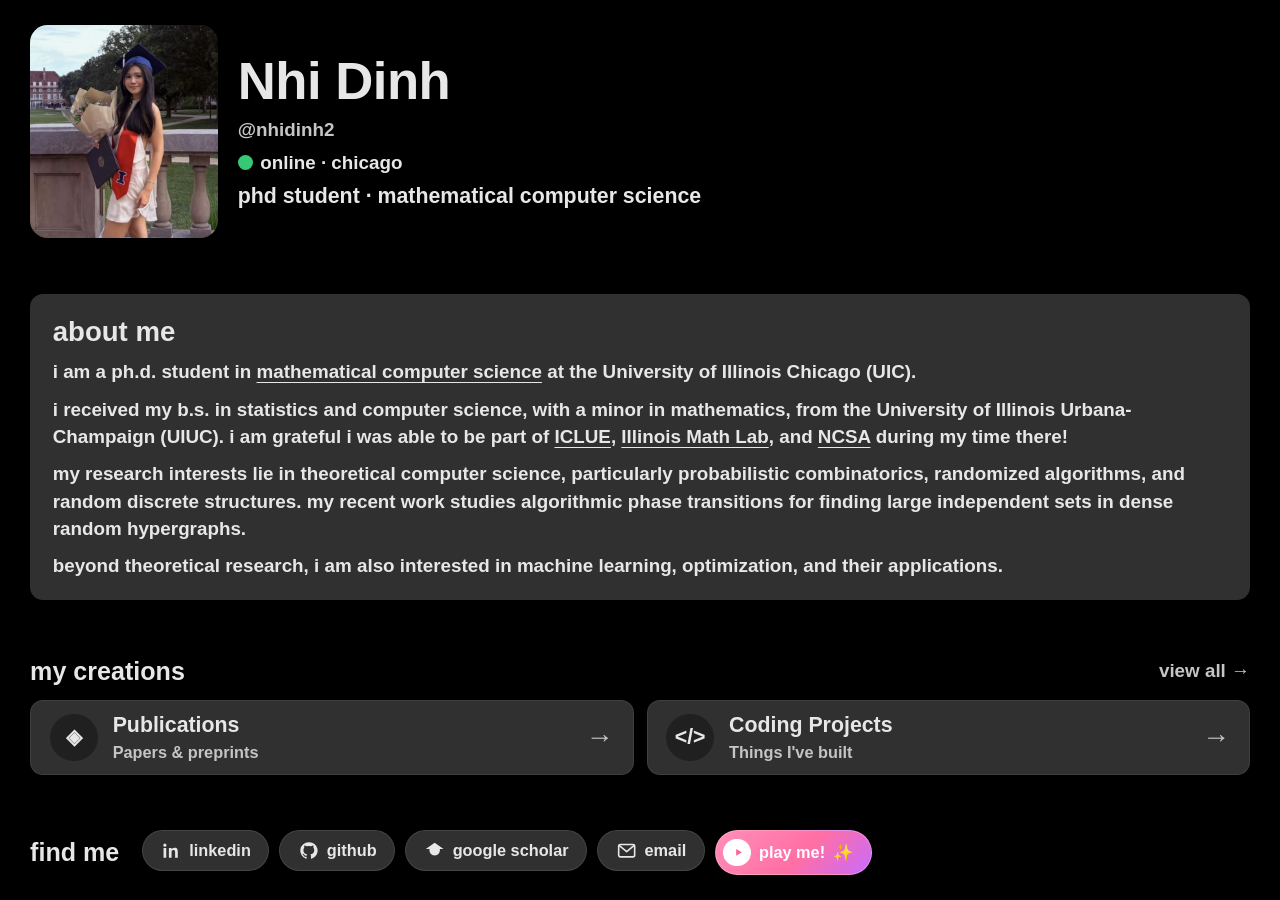
<file: index.html>
<!doctype html>
<html lang="en">
<head>
  <meta charset="utf-8">
  <meta name="viewport" content="width=device-width, initial-scale=1, viewport-fit=cover">
  <meta name="description" content="Nhi Dinh — math & theoretical computer science PhD student at UIC.">
  <title>Nhi Dinh | Mathematical Computer Science</title>
  <link rel="icon" href="data:image/svg+xml,%3Csvg xmlns='http://www.w3.org/2000/svg' viewBox='0 0 32 32'%3E%3Crect fill='%23000' width='32' height='32' rx='9'/%3E%3Ctext x='16' y='22' text-anchor='middle' font-size='19' font-family='Arial' font-weight='bold' fill='white'%3Eni%3C/text%3E%3C/svg%3E">
  <link rel="stylesheet" href="css/profile.css?v=20261123-trebuchet-bold">
</head>
<body>
  <a class="skip-link" href="#main">Skip to main content</a>
  <main id="main" class="profile">

    <section class="card head-card" aria-labelledby="displayName">
      <img class="avatar-box" src="assets/nhi-photo-center.jpg" width="580" height="660" alt="Nhi Dinh in a graduation cap at the University of Illinois Urbana-Champaign">
      <div class="head-info">
        <h1 id="displayName"></h1>
        <p class="handle" id="handle"></p>
        <p class="status"><span class="dot" aria-hidden="true"></span><span id="status"></span></p>
        <p class="title" id="title"></p>
      </div>
    </section>


    <section class="card about" aria-labelledby="about-title">
      <h2 id="about-title">About Me</h2>
      <div class="bio-copy" id="aboutText"></div>
    </section>

    <section class="creations-section" aria-labelledby="creations-title">
      <div class="row-title">
        <h2 id="creations-title">My Creations</h2>
        <a href="#portfolio" id="viewAll">View all <span aria-hidden="true">→</span></a>
      </div>
      <div class="creations" id="creations"></div>
    </section>

    <footer class="contact" aria-labelledby="contact-title">
      <h2 id="contact-title">Find me</h2>
      <ul class="contact-links" id="contactLinks"></ul>
    </footer>

  </main>

  <dialog id="portfolioDialog" aria-labelledby="dialogTitle">
    <header class="dialog-head"><h2 id="dialogTitle" class="sr-only">Portfolio</h2><button class="dialog-close" type="button" aria-label="Close portfolio">×</button></header>
    <div id="dialogContent"></div>
  </dialog>

  <script src="js/content.js?v=20261106-ncsa"></script>
  <script src="js/profile.js?v=20261119-shantell"></script>
</body>
</html>
</file>
<file: css/profile.css>
:root {
  color-scheme: dark;
  --background: #000;
  --panel: #303030;
  --text: #e7e7e7;
  --muted: #c5c5c5;
  --line: #242424;
  font-family: "Trebuchet MS", Arial, sans-serif;
  font-weight: 700;
  color: var(--text);
  background: var(--background);
}
* { box-sizing: border-box; }
body { margin: 0; background: var(--background); font-size: 20px; line-height: 1.5; text-transform: lowercase; }
.keep-case, #displayName { text-transform: none; }
button, a { -webkit-tap-highlight-color: transparent; }
button { font: inherit; color: inherit; }
a { color: inherit; }
h1, h2, h3, p { margin: 0; }
h1, h2, h3 { font-weight: 700; }
button, a { touch-action: manipulation; }
:focus-visible { outline: 3px solid #69b9ff; outline-offset: 5px; }
.skip-link { position: fixed; top: -100px; left: 24px; z-index: 10; background: #eee; color: #111; padding: 10px 16px; border-radius: 8px; }
.skip-link:focus { top: 10px; }
.sr-only { position: absolute; width: 1px; height: 1px; padding: 0; overflow: hidden; clip-path: inset(50%); white-space: nowrap; }
.profile {
  width: 100%;
  min-height: 100svh;
  margin: 0;
  padding: 24px;
  display: flex;
  flex-direction: column;
  gap: 19px;
}
.card { background: var(--panel); border-radius: 13px; }
.head-card { display: flex; flex-wrap: wrap; align-items: center; gap: 20px; min-height: 179px; background: none; border-radius: 0; }
.avatar-box { flex: 0 0 auto; width: auto; height: 220px; aspect-ratio: 967 / 1100; border-radius: 16px; background: #222; object-fit: cover; }
.head-info { min-width: 0; flex: 1 1 180px; }
.head-info h1 { font-size: 46px; line-height: 1.15; margin-bottom: 7px; letter-spacing: -.5px; }
.handle { color: var(--muted); font-size: 20px; line-height: 1.5; }
.status { display: flex; align-items: center; gap: 7px; margin-top: 10px; font-size: 20px; line-height: 1.5; }
.dot { flex: 0 0 19px; height: 19px; border-radius: 50%; background: #35c875; }
.title { font-size: 23px; margin-top: 12px; line-height: 1.5; }
.about { padding: 19px; }
.about h2 { font-size: 26px; line-height: 1.4; }
.bio-copy { margin-top: 18px; }
.bio-copy p { max-width: 1080px; margin: 0 0 16px; font-size: 20px; line-height: 1.65; letter-spacing: 0; }
.bio-copy .bio-intro { font-size: 24px; font-weight: 700; }
.bio-copy strong { color: #fff; font-weight: 700; }
.bio-copy a { color: #e7e7e7; text-underline-offset: 4px; }
.bio-email { margin-top: 20px !important; }
.research-interests { margin-top: 25px; padding-top: 21px; border-top: 1px solid #4a4a4a; }
.research-interests h3 { font-size: 22px; line-height: 1.4; }
.research-interests ul { margin: 13px 0 0; padding-left: 25px; }
.research-interests li { margin: 7px 0; font-size: 18px; line-height: 1.5; }
.row-title { display: flex; justify-content: space-between; align-items: center; gap: 12px; margin: 2px 0 14px; }
.row-title h2 { font-size: 26px; line-height: 1.5; }
.row-title a { font-size: 20px; color: var(--muted); text-decoration: none; white-space: nowrap; }
.row-title a:hover { color: #fff; text-decoration: underline; }
.creations { display: grid; grid-template-columns: repeat(2, minmax(0, 1fr)); gap: 13px; }
.creation-button { min-height: 112px; display: grid; grid-template-columns: auto 1fr auto; align-items: center; gap: 18px; padding: 19px 22px; color: var(--text); text-align: left; background: var(--panel); border: 1px solid #ffffff12; border-radius: 13px; cursor: pointer; transition: background .18s ease, border-color .18s ease, transform .18s ease; }
.creation-icon { width: 58px; height: 58px; display: grid; place-items: center; border-radius: 50%; background: #202020; font-size: 22px; font-weight: 700; }
.creation-copy { display: flex; flex-direction: column; }
.creation-copy strong { font-size: 23px; font-weight: 700; line-height: 1.35; }
.creation-copy small { color: var(--muted); font-size: 16px; line-height: 1.5; margin-top: 2px; }
.creation-arrow { color: var(--muted); font-size: 28px; transition: transform .18s ease; }
@media (hover: hover) {
  .creation-button:hover { background: #383838; border-color: #ffffff38; transform: translateY(-2px); }
  .creation-button:hover .creation-arrow { transform: translateX(4px); }
}
.badges { list-style: none; padding: 0; margin: 0; display: grid; grid-template-columns: repeat(4, minmax(0, 1fr)); gap: 12px; text-align: center; }
.badges li { font-size: 16px; line-height: 1.5; letter-spacing: .3px; }
.badge-icon { width: 93px; height: 93px; margin: 0 auto 3px; border-radius: 50%; display: grid; place-items: center; background: #222; }
.badge-icon svg { width: 32px; height: 32px; fill: none; stroke: #eaeaea; stroke-width: 1.8; stroke-linecap: round; stroke-linejoin: round; }
/* "Play me!" pill in the Find me row: opens Nhi's Universe */
.contact-links .play-me { position: relative; gap: 8px; padding-left: 8px; color: #fff; font-weight: 700; background: linear-gradient(135deg, #ff8fb8, #ff6fa3 55%, #c86bff); border-color: #ffffff40; }
.contact-links .play-me:hover { background: linear-gradient(135deg, #ff9ec2, #ff7fae 55%, #d27dff); transform: translateY(-2px) rotate(-2deg); }
.contact-links .play-me:active { transform: scale(.96); }
.contact-links .play-me .play-me-icon { display: inline-flex; align-items: center; justify-content: center; width: 30px; height: 30px; flex: 0 0 30px; border-radius: 50%; background: #fff; color: #ff5f9a; }
.contact-links .play-me .play-me-icon svg { width: 13px; height: 13px; margin-left: 2px; fill: currentColor; stroke: none; }
.contact-links .play-me .sparkle { display: inline-block; transition: transform .3s ease; }
@media (hover: hover) { .contact-links .play-me:hover .sparkle { transform: rotate(20deg) scale(1.2); } }


/* contact row */
.contact { margin: 0; padding: 0; }
.contact h2 { font-size: 26px; line-height: 1.4; margin-bottom: 14px; }
.contact-links { list-style: none; margin: 0; padding: 0; display: flex; flex-wrap: wrap; gap: 12px; }
.contact-links a { display: inline-flex; align-items: center; gap: 10px; padding: 12px 20px; border-radius: 99px; background: var(--panel); border: 1px solid #ffffff1a; text-decoration: none; font-size: 18px; transition: background .18s ease, transform .18s ease; }
.contact-links a:hover { background: #3c3c3c; transform: translateY(-2px); }
.contact-links svg { width: 22px; height: 22px; fill: none; stroke: currentColor; stroke-width: 1.8; stroke-linecap: round; stroke-linejoin: round; }
dialog { width: min(820px, calc(100% - 32px)); max-height: calc(100dvh - 48px); padding: 24px; color: var(--text); background: #202020; border: 1px solid #555; border-radius: 16px; }
dialog::backdrop { background: #000c; }
body:has(dialog[open]) { overflow: hidden; }
.dialog-head { position: sticky; top: 0; z-index: 1; height: 0; display: flex; justify-content: flex-end; }
.dialog-head h2 { font-size: 28px; }
.dialog-close { border: 1px solid #666; border-radius: 50%; background: #333; width: 40px; height: 40px; flex: 0 0 40px; cursor: pointer; font-size: 28px; line-height: 1; }
.detail-section + .detail-section { margin-top: 28px; }
.detail-section > h3 { font-size: 23px; margin-bottom: 12px; }
.detail-entry { background: #303030; border-radius: 10px; padding: 18px; margin: 10px 0; font-size: 16px; }
.detail-entry h4 { margin: 0 0 7px; font-size: 19px; }
.detail-entry p { margin: 6px 0; }
.detail-entry .meta { color: #bcbcbc; }
.course-list { margin: 6px 0 0; padding-left: 22px; }
.course-list li { margin: 3px 0; }
.detail-entry a { display: inline-block; margin-top: 8px; text-underline-offset: 4px; }

@media (min-width: 900px) {
  :root { --u: clamp(.8px, min(calc(100svh / 660), calc(100vw / 1020)), 2.2px); }
  body { font-size: calc(16 * var(--u)); line-height: 1.45; }
  .profile {
    min-height: 100svh;
    padding: calc(20 * var(--u)) calc(24 * var(--u));
    display: flex;
    flex-direction: column;
    gap: calc(20 * var(--u));
    justify-content: space-between;
  }
  .profile > * { flex: 0 0 auto; }
  .head-card { flex-wrap: nowrap; gap: calc(16 * var(--u)); min-height: calc(88 * var(--u)); }
  .avatar-box { height: calc(170 * var(--u)); border-radius: calc(14 * var(--u)); }
  .head-info h1 { font-size: calc(42 * var(--u)); line-height: 1.15; margin-bottom: calc(4 * var(--u)); }
  .handle { font-size: calc(15 * var(--u)); line-height: 1.4; }
  .status { gap: calc(6 * var(--u)); margin-top: calc(5 * var(--u)); font-size: calc(15 * var(--u)); line-height: 1.4; }
  .dot { flex-basis: calc(12 * var(--u)); height: calc(12 * var(--u)); }
  .title { margin-top: calc(5 * var(--u)); font-size: calc(17 * var(--u)); line-height: 1.4; }

  .about { padding: calc(16 * var(--u)) calc(18 * var(--u)); }
  .about h2 { font-size: calc(22 * var(--u)); line-height: 1.3; }
  .bio-copy { margin-top: calc(7 * var(--u)); display: block; }
  .bio-copy p { max-width: none; margin: 0 0 calc(8 * var(--u)); font-size: calc(15 * var(--u)); line-height: 1.45; }
  .bio-copy p:last-child { margin-bottom: 0; }
  .bio-email { margin-top: 0 !important; }
  .research-interests { margin-top: calc(7 * var(--u)); padding-top: calc(7 * var(--u)); }
  .research-interests h3 { font-size: calc(15 * var(--u)); line-height: 1.3; }
  .research-interests ul { margin: calc(4 * var(--u)) 0 0; padding-left: calc(22 * var(--u)); }
  .research-interests li { margin: calc(2 * var(--u)) 0; font-size: calc(15 * var(--u)); line-height: 1.4; }

  .creations-section { grid-column: 1; min-width: 0; }
  .badges-section { grid-column: 2; min-width: 0; }
  .row-title { margin: 0 0 calc(10 * var(--u)); }
  .row-title h2 { font-size: calc(20 * var(--u)); line-height: 1.3; }
  .row-title a { font-size: calc(15 * var(--u)); }
  .creation-button { min-height: calc(60 * var(--u)); gap: calc(12 * var(--u)); padding: calc(8 * var(--u)) calc(15 * var(--u)); }
  .creation-icon { width: calc(38 * var(--u)); height: calc(38 * var(--u)); font-size: calc(17 * var(--u)); }
  .creation-copy strong { font-size: calc(17 * var(--u)); line-height: 1.3; }
  .creation-copy small { font-size: calc(13 * var(--u)); line-height: 1.4; margin-top: calc(1 * var(--u)); }
  .creation-arrow { font-size: calc(22 * var(--u)); }
  .badges { gap: calc(8 * var(--u)); }
  .badges li { font-size: calc(12 * var(--u)); line-height: 1.35; letter-spacing: .1px; }
  .badge-icon { width: calc(40 * var(--u)); height: calc(40 * var(--u)); margin-bottom: calc(3 * var(--u)); }
  .badge-icon svg { width: calc(25 * var(--u)); height: calc(25 * var(--u)); }

  .contact { margin: 0; padding: 0; min-width: 0; display: flex; align-items: center; gap: calc(18 * var(--u)); }
  .contact h2 { margin: 0; font-size: calc(20 * var(--u)); line-height: 1.3; }
  .contact-links { display: flex; gap: calc(8 * var(--u)); }
  .contact-links a { justify-content: center; gap: calc(6 * var(--u)); min-width: 0; padding: calc(6 * var(--u)) calc(14 * var(--u)); font-size: calc(13 * var(--u)); white-space: nowrap; }
  .contact-links svg { width: calc(17 * var(--u)); height: calc(17 * var(--u)); flex: 0 0 calc(17 * var(--u)); }
  .contact-links .play-me { padding-left: calc(6 * var(--u)); }
  .contact-links .play-me .play-me-icon { width: calc(22 * var(--u)); height: calc(22 * var(--u)); flex-basis: calc(22 * var(--u)); }
  .contact-links .play-me .play-me-icon svg { width: calc(10 * var(--u)); height: calc(10 * var(--u)); flex-basis: auto; }

}

@media (max-width: 899px) {
  body { font-size: 16px; }
  .profile { width: 100%; padding: 16px 14px; gap: 18px; }
  .head-card { gap: 15px; min-height: 128px; }
  .head-card .avatar-box + .head-info { flex-basis: 0; }
  .avatar-box { height: 150px; border-radius: 14px; }
  .head-info h1 { font-size: 32px; margin-bottom: 3px; }
  .handle, .status { font-size: 15px; }
  .status { margin-top: 5px; gap: 5px; }
  .dot { flex-basis: 12px; height: 12px; }
  .title { font-size: 16px; line-height: 1.4; margin-top: 7px; }
  .about { padding: 16px; }
  .about h2, .row-title h2 { font-size: 22px; }
  .bio-copy { margin-top: 13px; }
  .bio-copy p { font-size: 16px; line-height: 1.65; margin-bottom: 13px; }
  .bio-copy .bio-intro { font-size: 19px; }
  .research-interests { margin-top: 20px; padding-top: 17px; }
  .research-interests h3 { font-size: 19px; }
  .research-interests li { font-size: 15px; }
  .row-title { margin-bottom: 10px; }
  .row-title a { font-size: 16px; }
  .creations { gap: 10px; }
  .creation-button { min-height: 92px; gap: 10px; padding: 13px; }
  .creation-icon { width: 42px; height: 42px; font-size: 16px; }
  .creation-copy strong { font-size: 17px; }
  .creation-copy small { font-size: 12px; }
  .creation-arrow { font-size: 21px; }
  .badge-icon { width: 62px; height: 62px; }
  .badge-icon svg { width: 26px; height: 26px; }
  .badges { gap: 4px; }
  .badges li { font-size: 12px; letter-spacing: 0; }
  .contact h2 { font-size: 22px; }
  .contact-links { gap: 8px; }
  .contact-links a { font-size: 15px; padding: 10px 15px; }
}
@media (prefers-reduced-motion: reduce) { *, *::before, *::after { scroll-behavior: auto !important; transition: none !important; animation: none !important; } }
</file>
